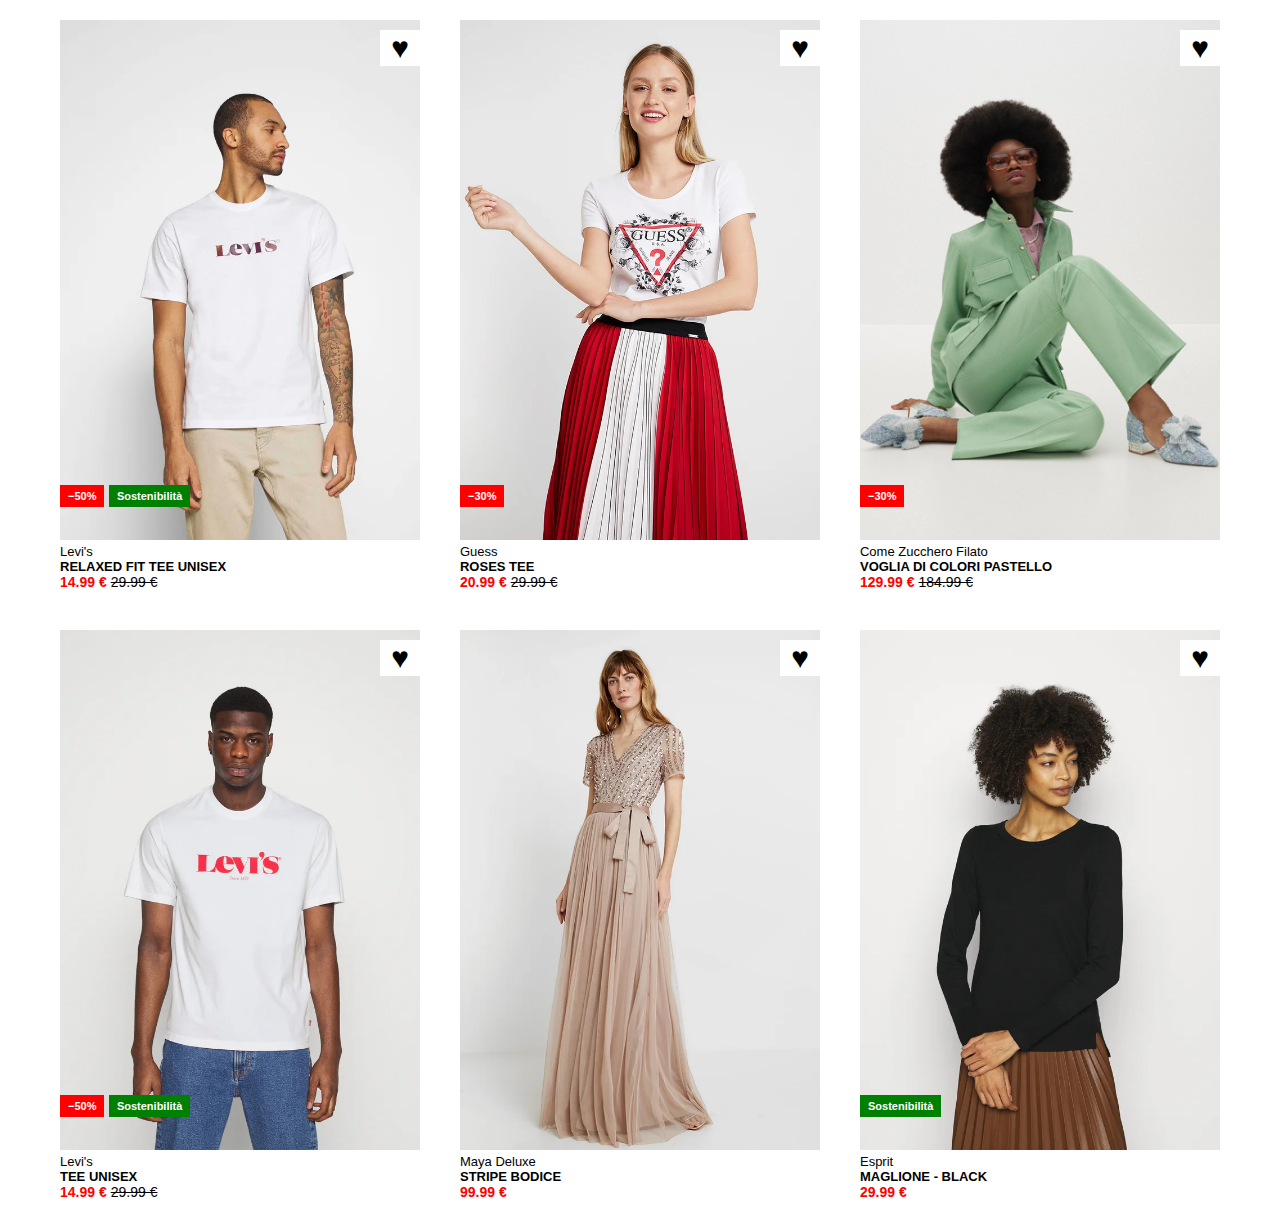
<file: index.html>
<!DOCTYPE html>
<html lang="en">

<head>
    <meta charset="UTF-8">
    <meta name="viewport" content="width=device-width, initial-scale=1.0">
    <link rel="stylesheet" href="./css/style.css">
    <title>Boolando</title>
</head>

<body>
    <header>

    </header>

    <main>
        <div class="container">
            <div class="row">
                <div class="col-33">
                    <div class="content">
                        <img class="main-img" src="./img/1.webp" alt="immagine 1">
                        <img class="hover-img" src="./img/1b.webp" alt="immagine 1b">
                        <div class="heart">&hearts;</div>
                        <div class="label">
                            <span class="discount bold">&minus;50%</span>
                            <span class="sustainability bold">Sostenibilit&agrave;</span>
                        </div>
                    </div>
                    <div class="brand">Levi's</div>
                    <div class="product uppercase bold">relaxed fit tee unisex</div>
                    <div class="price"><span class="red-text bold">14.99 &euro;</span><span class="line-through">29.99
                            &euro;</span></div>
                </div>
                <div class="col-33">
                    <div class="content">
                        <img class="main-img" src="./img/2.webp" alt="immagine 2">
                        <img class="hover-img" src="./img/2b.webp" alt="immagine 2b">
                        <div class="heart">&hearts;</div>
                        <div class="label"><span class="discount bold">&minus;30%</span></div>
                    </div>
                    <div class="brand">Guess</div>
                    <div class="product uppercase bold">roses tee</div>
                    <div class="price"><span class="red-text bold">20.99 &euro;</span><span class="line-through">29.99
                            &euro;</span></div>
                </div>
                <div class="col-33">
                    <div class="content">
                        <img class="main-img" src="./img/3.webp" alt="immagine 3">
                        <img class="hover-img" src="./img/3b.webp" alt="immagine 3b">
                        <div class="heart">&hearts;</div>
                        <div class="label"><span class="discount bold">&minus;30%</span></div>
                    </div>
                    <div class="brand">Come Zucchero Filato</div>
                    <div class="product uppercase bold">voglia di colori pastello</div>
                    <div class="price"><span class="red-text bold">129.99 &euro;</span><span class="line-through">184.99
                            &euro;</span></div>
                </div>
                <div class="col-33">
                    <div class="content">
                        <img class="main-img" src="./img/4.webp" alt="immagine 4">
                        <img class="hover-img" src="./img/4b.webp" alt="immagine 4b">
                        <div class="heart">&hearts;</div>
                        <div class="label">
                            <span class="discount bold">&minus;50%</span>
                            <span class="sustainability bold">Sostenibilit&agrave;</span>
                        </div>
                    </div>
                    <div class="brand">Levi's</div>
                    <div class="product uppercase bold">tee unisex</div>
                    <div class="price"><span class="red-text bold">14.99 &euro;</span><span class="line-through">29.99
                            &euro;</span></div>
                </div>
                <div class="col-33">
                    <div class="content">
                        <img class="main-img" src="./img/5.webp" alt="immagine 5">
                        <img class="hover-img" src="./img/5b.webp" alt="immagine 5b">
                        <div class="heart">&hearts;</div>
                    </div>
                    <div class="brand">Maya Deluxe</div>
                    <div class="product uppercase bold">stripe bodice</div>
                    <div class="price"><span class="red-text bold">99.99 &euro;</span></div>
                </div>
                <div class="col-33">
                    <div class="content">
                        <img class="main-img" src="./img/6.webp" alt="immagine 6">
                        <img class="hover-img" src="./img/6b.webp" alt="immagine 6b">
                        <div class="heart">&hearts;</div>
                        <div class="label"><span class="sustainability bold">Sostenibilit&agrave;</span></div>
                    </div>
                    <div class="brand">Esprit</div>
                    <div class="product uppercase bold">maglione - black</div>
                    <div class="price"><span class="red-text bold">29.99 &euro;</span></div>
                </div>
            </div>
        </div>
    </main>

    <footer>

    </footer>
</body>

</html>
</file>
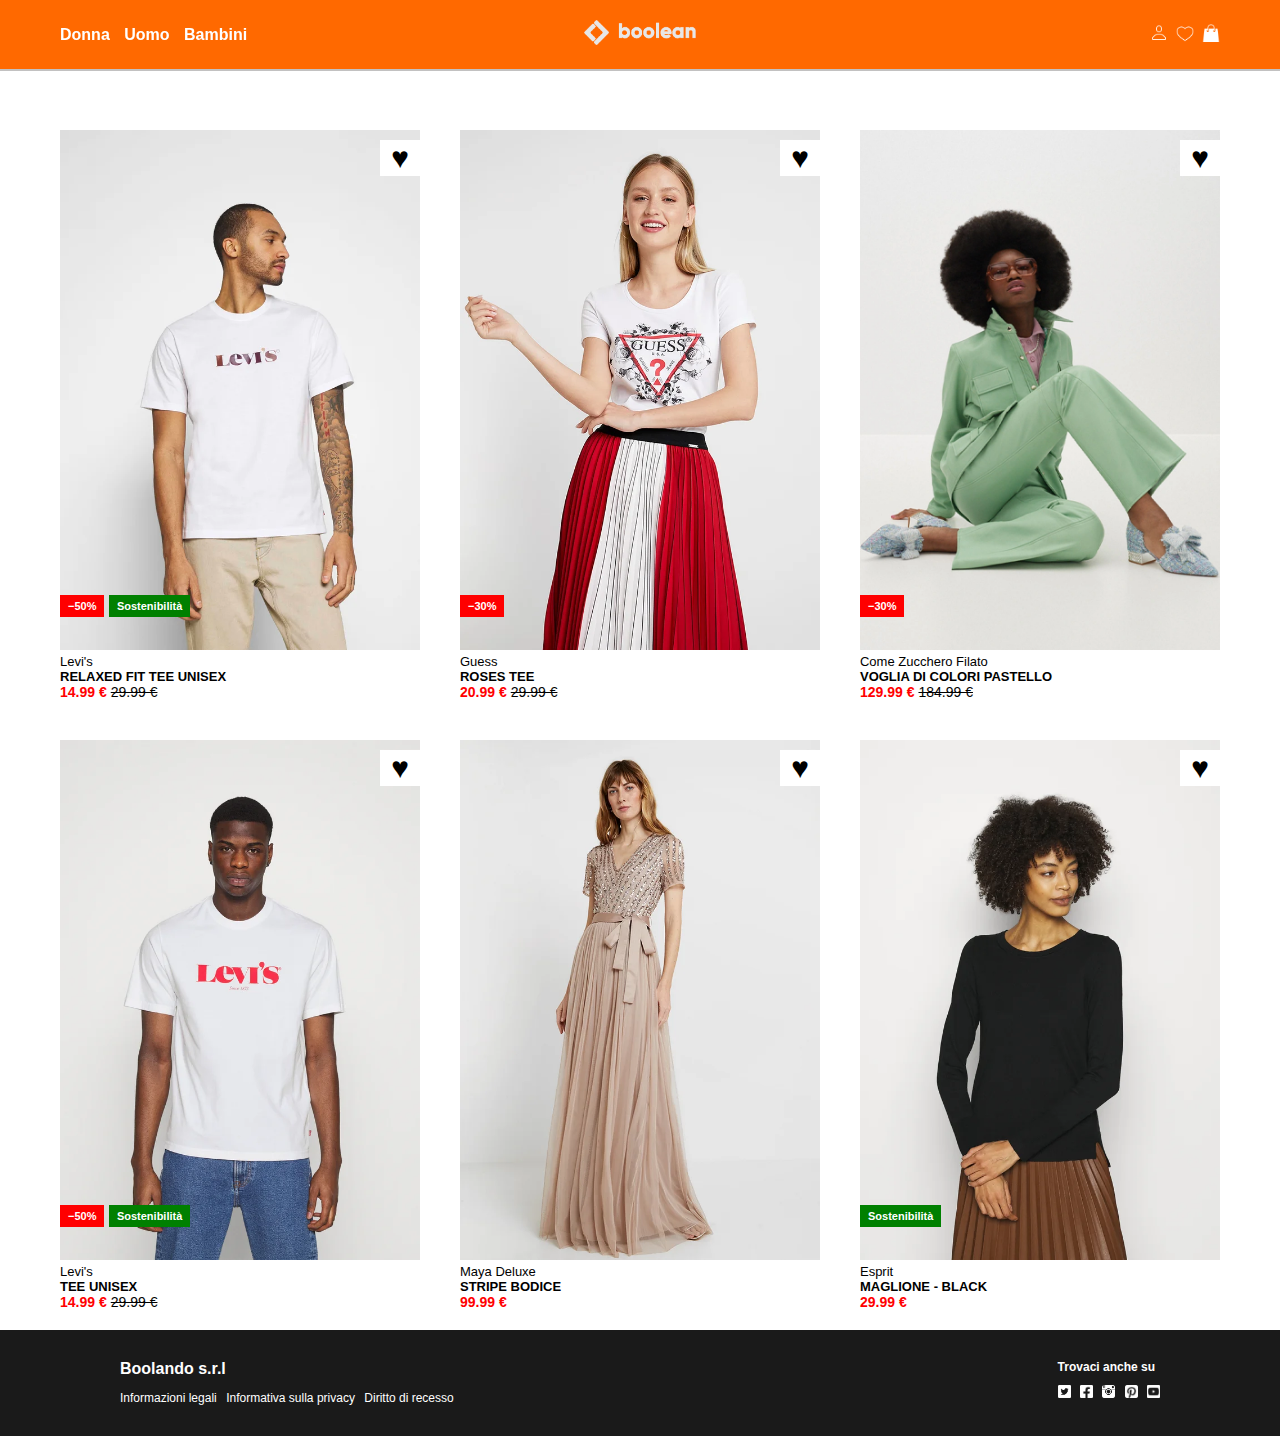
<file: bonus/index.html>
<!DOCTYPE html>
<html lang="en">

<head>
    <meta charset="UTF-8">
    <meta name="viewport" content="width=device-width, initial-scale=1.0">
    <link rel="stylesheet" href="./css/style.css">
    <title>Boolando Bonus</title>
</head>

<body>
    <header>
        <div class="row container">
            <div class="row col-33 align-center">
                <ul class="unstyled-list">
                    <li class="bold">
                        <a href="#">Donna</a>
                    </li>
                    <li class="bold">
                        <a href="#">Uomo</a>
                    </li>
                    <li class="bold">
                        <a href="#">Bambini</a>
                    </li>
                </ul>
            </div>
            <div class="row col-33 justify-center"><a href="#"><img class="logo" src="img/boolean-logo.png"
                        alt="logo"></a>
            </div>
            <div class="row col-33 justify-end align-center">
                <a href="#"><img class="icons-header" src="./img/user.webp" alt="user"></a>
                <a href="#"><img class="icons-header" src="./img/heart.webp" alt="favourites"></a>
                <a href="#"><img class="icons-header" src="./img/shopping-bag.webp" alt="shop"></a>
            </div>
        </div>
    </header>

    <main>
        <div class="container">
            <div class="row">
                <div class="col-33">
                    <div class="content">
                        <img class="main-img" src="./img/1.webp" alt="immagine 1">
                        <img class="hover-img" src="./img/1b.webp" alt="immagine 1b">
                        <div class="heart">&hearts;</div>
                        <div class="label">
                            <span class="discount bold">&minus;50%</span>
                            <span class="sustainability bold">Sostenibilit&agrave;</span>
                        </div>
                    </div>
                    <div class="brand">Levi's</div>
                    <div class="product uppercase bold">relaxed fit tee unisex</div>
                    <div class="price"><span class="red-text bold">14.99 &euro;</span><span class="line-through">29.99
                            &euro;</span></div>
                </div>
                <div class="col-33">
                    <div class="content">
                        <img class="main-img" src="./img/2.webp" alt="immagine 2">
                        <img class="hover-img" src="./img/2b.webp" alt="immagine 2b">
                        <div class="heart">&hearts;</div>
                        <div class="label"><span class="discount bold">&minus;30%</span></div>
                    </div>
                    <div class="brand">Guess</div>
                    <div class="product uppercase bold">roses tee</div>
                    <div class="price"><span class="red-text bold">20.99 &euro;</span><span class="line-through">29.99
                            &euro;</span></div>
                </div>
                <div class="col-33">
                    <div class="content">
                        <img class="main-img" src="./img/3.webp" alt="immagine 3">
                        <img class="hover-img" src="./img/3b.webp" alt="immagine 3b">
                        <div class="heart">&hearts;</div>
                        <div class="label"><span class="discount bold">&minus;30%</span></div>
                    </div>
                    <div class="brand">Come Zucchero Filato</div>
                    <div class="product uppercase bold">voglia di colori pastello</div>
                    <div class="price"><span class="red-text bold">129.99 &euro;</span><span class="line-through">184.99
                            &euro;</span></div>
                </div>
                <div class="col-33">
                    <div class="content">
                        <img class="main-img" src="./img/4.webp" alt="immagine 4">
                        <img class="hover-img" src="./img/4b.webp" alt="immagine 4b">
                        <div class="heart">&hearts;</div>
                        <div class="label">
                            <span class="discount bold">&minus;50%</span>
                            <span class="sustainability bold">Sostenibilit&agrave;</span>
                        </div>
                    </div>
                    <div class="brand">Levi's</div>
                    <div class="product uppercase bold">tee unisex</div>
                    <div class="price"><span class="red-text bold">14.99 &euro;</span><span class="line-through">29.99
                            &euro;</span></div>
                </div>
                <div class="col-33">
                    <div class="content">
                        <img class="main-img" src="./img/5.webp" alt="immagine 5">
                        <img class="hover-img" src="./img/5b.webp" alt="immagine 5b">
                        <div class="heart">&hearts;</div>
                    </div>
                    <div class="brand">Maya Deluxe</div>
                    <div class="product uppercase bold">stripe bodice</div>
                    <div class="price"><span class="red-text bold">99.99 &euro;</span></div>
                </div>
                <div class="col-33">
                    <div class="content">
                        <img class="main-img" src="./img/6.webp" alt="immagine 6">
                        <img class="hover-img" src="./img/6b.webp" alt="immagine 6b">
                        <div class="heart">&hearts;</div>
                        <div class="label"><span class="sustainability bold">Sostenibilit&agrave;</span></div>
                    </div>
                    <div class="brand">Esprit</div>
                    <div class="product uppercase bold">maglione - black</div>
                    <div class="price"><span class="red-text bold">29.99 &euro;</span></div>
                </div>
            </div>
        </div>
    </main>

    <footer class="foot">
        <div class="row container justify-between">
            <div class="white">
                <div class="mb-10 pl-20 bold">Boolando s.r.l</div>
                <div class="pl-20">
                    <span class="pr-5 font-size-12">Informazioni legali</span>
                    <span class="pr-5 font-size-12">Informativa sulla privacy</span>
                    <span class="pr-5 font-size-12">Diritto di recesso</span>
                </div>

            </div>
            <div class="">
                <div class="mb-10 bold white pr-20 font-size-12">Trovaci anche su</div>
                <div>
                    <img class="icons-footer pr-5" src="./img/twitter-square-icon.webp" alt="twitter">
                    <img class="icons-footer pr-5" src="./img/facebook-square-icon-511x512-9dz42ub9.png" alt="facebook">
                    <img class="icons-footer pr-5" src="./img/Black_Instagram_icon.svg.png" alt="instagram">
                    <img class="icons-footer pr-5" src="./img/pinterest-square-512.webp" alt="pinterest">
                    <img class="icons-footer pr-5" src="./img/youtube-square.png" alt="youtube">
                </div>
            </div>
        </div>
    </footer>
</body>

</html>
</file>
<file: css/style.css>
/* RESET */
* {
    padding: 0;
    margin: 0;
    box-sizing: border-box;
}

/* FONT */
body {
    font-family: Arial, sans-serif;
}

/* LAYOUT */
.container {
    max-width: 1200px;
    margin: 0 auto;
}

.row {
    display: flex;
    flex-wrap: wrap;
}

.col-33 {
    width: calc(100% / 3 - 40px);
    margin: 20px;
}

/* POSITIONING */
.content {
    position: relative;
}

.content img {
    width: 100%;
}

.uppercase {
    text-transform: uppercase;
}

.label {
    position: absolute;
    bottom: 40px;
    left: 0px;
}

.heart {
    position: absolute;
    top: 10px;
    right: 0px;
    text-align: center;
    padding: 1px 11px;
    background-color: white;
    font-size: 30px;
}

/* UTILITY */
.bold {
    font-weight: bold;
}

.discount {
    background-color: red;
    padding: 5px 8px;
    color: white;
    font-size: 11px;
}

.sustainability {
    background-color: green;
    padding: 5px 8px;
    color: white;
    font-size: 11px;
}

.brand {
    font-size: 13px;
}

.price {
    font-size: 14px;
}

.product {
    font-size: 13px;
}

.line-through {
    text-decoration: line-through;
}

.red-text {
    color: red;
    margin-right: 4px;
}

.hover-img {
    display: none;
}

.content:hover .hover-img {
    display: block;
}

.content:hover .main-img {
    display: none;
}
</file>
<file: bonus/css/style.css>
/* RESET */
* {
    padding: 0;
    margin: 0;
    box-sizing: border-box;
}

/* FONT */
body {
    font-family: Arial, sans-serif;
}

/* LAYOUT */
.container {
    max-width: 1200px;
    margin: 0 auto;
}

.row {
    display: flex;
    flex-wrap: wrap;
}

header {
    position: fixed;
    background-color: #ff6900;
    box-shadow: 0 2px rgba(158, 157, 157, 0.63);
    width: 100%;
    z-index: 1;
}

main {
    padding-top: 110px;
}

.col-33 {
    width: calc(100% / 3 - 40px);
    margin: 20px;
}

/* POSITIONING */
.content {
    position: relative;
}

.content img {
    width: 100%;
}

.uppercase {
    text-transform: uppercase;
}

.label {
    position: absolute;
    bottom: 40px;
    left: 0px;
}

.heart {
    position: absolute;
    top: 10px;
    right: 0px;
    text-align: center;
    padding: 1px 11px;
    background-color: white;
    font-size: 30px;
}

.align-center {
    align-content: center;
}

.justify-end {
    justify-content: end;
}

.justify-center {
    justify-content: center;
}

.justify-between {
    justify-content: space-between;
}

.mb-10 {
    margin-bottom: 10px;
}

.pl-20 {
    padding-left: 20px;
}

.pr-20 {
    padding-right: 25px;
}

.pr-5 {
    padding-right: 5px;
}

/* UTILITY */
.bold {
    font-weight: bold;
}

.discount {
    background-color: red;
    padding: 5px 8px;
    color: white;
    font-size: 11px;
}

.sustainability {
    background-color: green;
    padding: 5px 8px;
    color: white;
    font-size: 11px;
}

.brand {
    font-size: 13px;
}

.price {
    font-size: 14px;
}

.product {
    font-size: 13px;
}

.line-through {
    text-decoration: line-through;
}

.white {
    color: white;
}

.red-text {
    color: red;
    margin-right: 4px;
}

.hover-img {
    display: none;
}

.content:hover .hover-img {
    display: inline-block;
}

.content:hover .main-img {
    display: none;
}

.heart:hover {
    color: red;
}

.logo {
    height: 25px;
}

.unstyled-list {
    list-style-type: none;
}

.unstyled-list li {
    display: inline-block;
}

.unstyled-list li a {
    color: white;
    text-decoration: none;
    padding-right: 10px;
}

.icons-header {
    height: 18px;
    padding-left: 8px;
    filter: brightness(0) saturate(100%) invert(100%) sepia(0%) saturate(0%) hue-rotate(275deg) brightness(105%) contrast(106%);
}

.foot {
    width: 100%;
    background-color: #1a1a1a;
    padding: 30px 100px;
}

.icons-footer {
    height: 13px;
    filter: brightness(0) saturate(100%) invert(100%) sepia(0%) saturate(0%) hue-rotate(275deg) brightness(105%) contrast(106%);
}

.font-size-15 {
    font-size: 15px;
}

.font-size-12 {
    font-size: 12px;
}
</file>
